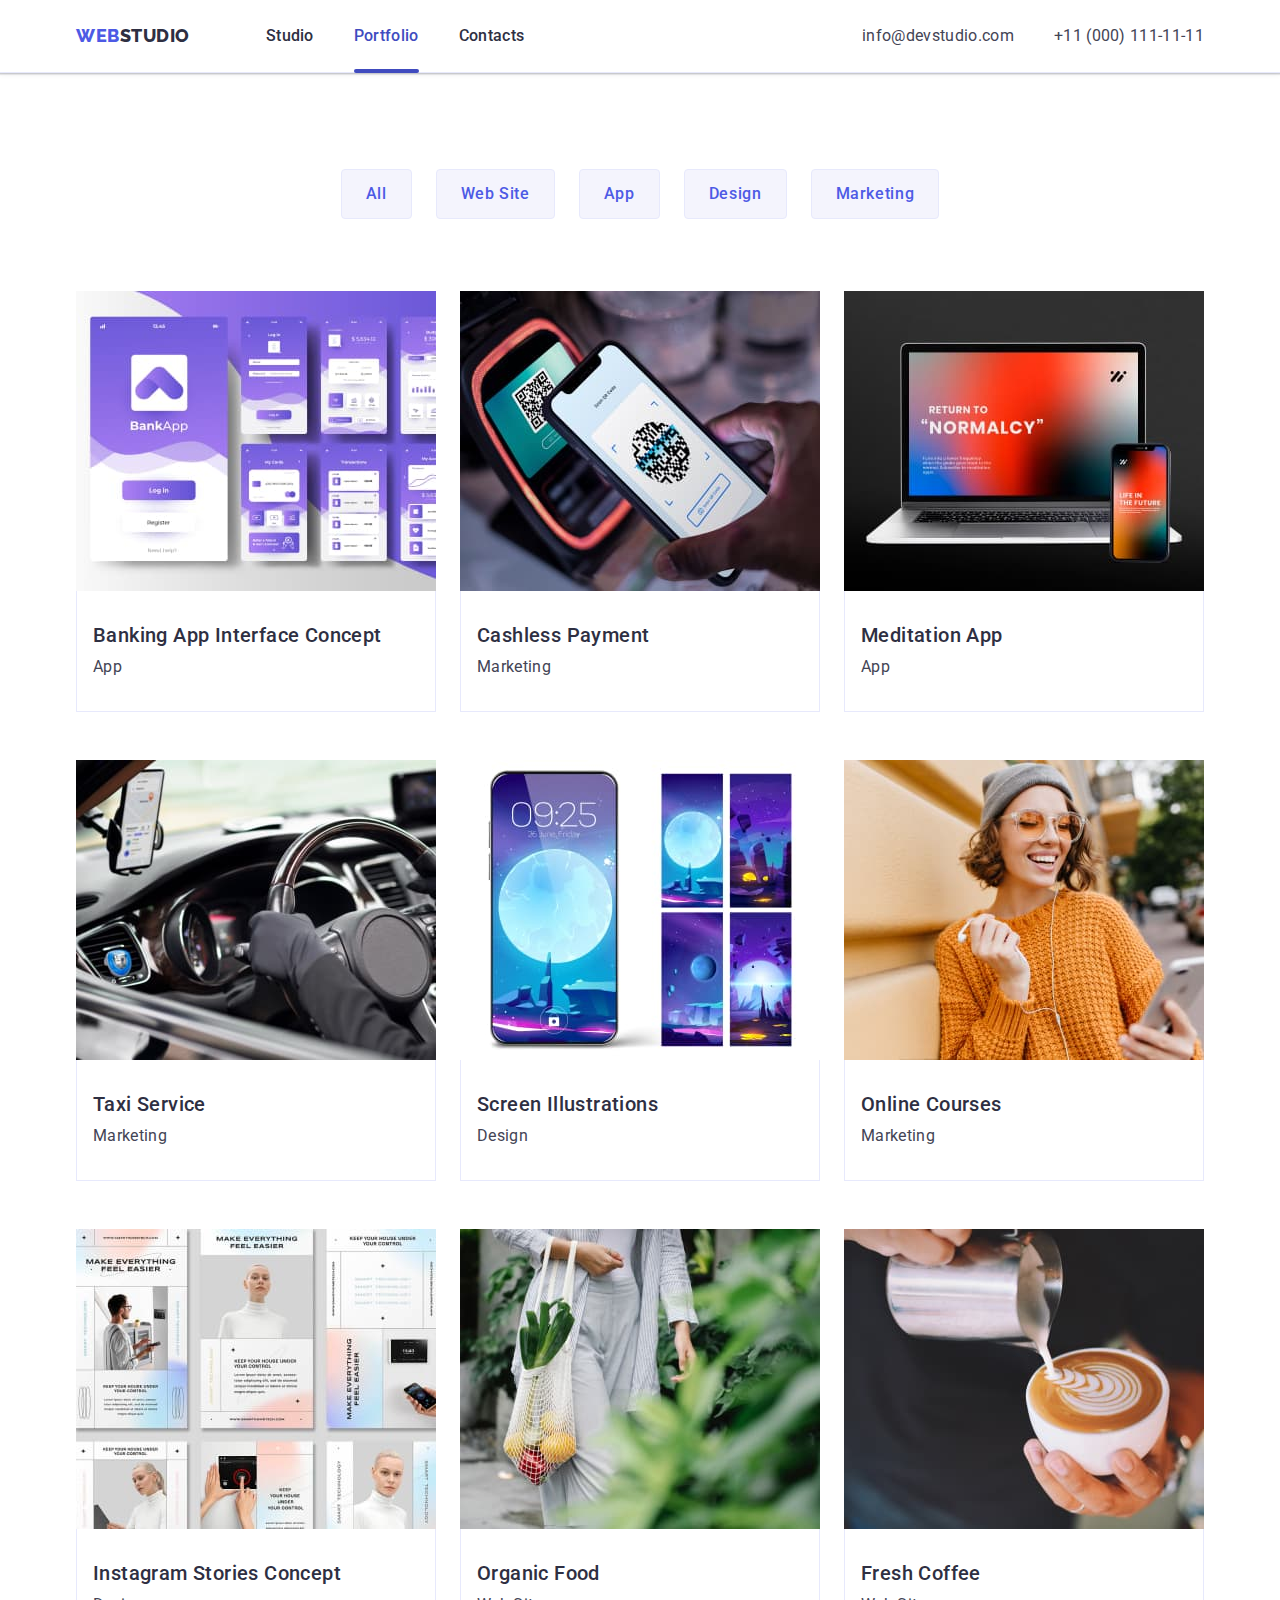
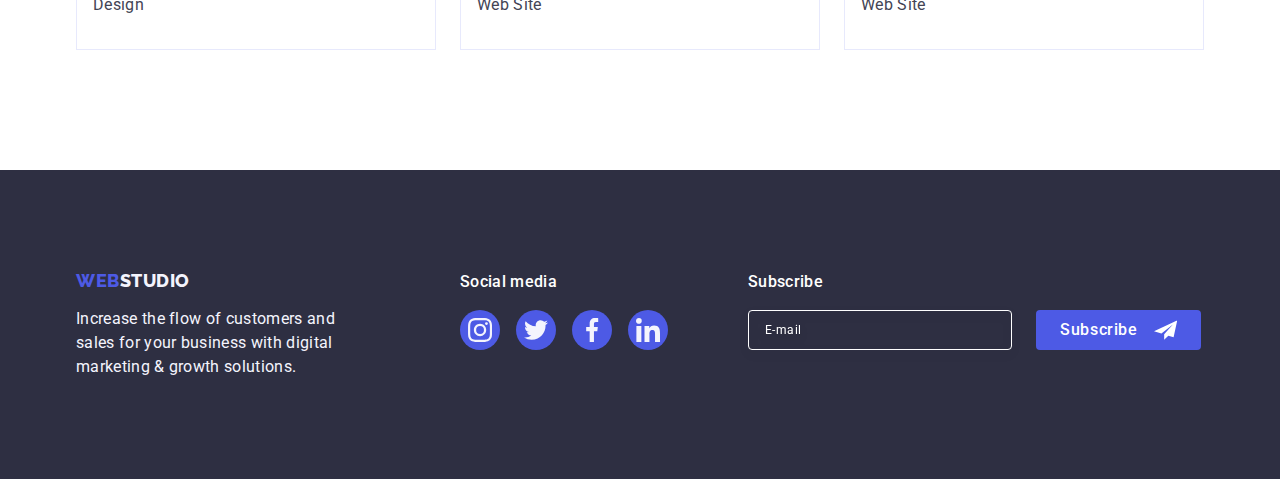
<file: portfolio.html>
<!DOCTYPE html>
<html lang="en">
  <head>
    <meta charset="UTF-8" />
    <meta name="viewport" content="width=device-width, initial-scale=1.0" />
    <title>WebStudio</title>
    <link rel="preconnect" href="https://fonts.googleapis.com" />
    <link rel="preconnect" href="https://fonts.gstatic.com" crossorigin />
    <link
      href="https://fonts.googleapis.com/css2?family=Raleway:wght@800&family=Roboto:wght@400;500;700;900&display=swap"
      rel="stylesheet"
    />
    <link
      rel="stylesheet"
      href="https://cdnjs.cloudflare.com/ajax/libs/modern-normalize/1.1.0/modern-normalize.min.css"
    />
    <link rel="stylesheet" href="./css/styles.css" />
  </head>
  <body>
    <header class="header">
      <div class="container flex-header">
        <nav class="nav-menu">
          <a href="./index.html" class="link logo"
            >Web<span class="logo-blue">Studio</span></a
          >
          <ul class="list nav-list">
            <li class="nav-bar-item">
              <a href="./index.html" class="link nav-bar-link">Studio</a>
            </li>
            <li class="nav-bar-item">
              <a href="./portfolio.html" class="link nav-bar-link active"
                >Portfolio</a
              >
            </li>
            <li class="nav-bar-item">
              <a href="" class="link nav-bar-link">Contacts</a>
            </li>
          </ul>
        </nav>
        <address class="address">
          <ul class="list address-list">
            <li class="address-item">
              <a href="mailto:info@devstudio.com" class="link address-link"
                >info@devstudio.com</a
              >
            </li>
            <li class="address-item">
              <a href="tel:+110001111111" class="link address-link"
                >+11 (000) 111-11-11</a
              >
            </li>
          </ul>
        </address>
      </div>
    </header>
    <main>
      <section class="section portfolio-section">
        <div class="container">
          <h1 class="visually-hidden">Portfolio</h1>
          <ul class="list btn-list">
            <li class="btn-item">
              <button type="button" class="btn-filter">All</button>
            </li>
            <li class="btn-item">
              <button type="button" class="btn-filter">Web Site</button>
            </li>
            <li class="btn-item">
              <button type="button" class="btn-filter">App</button>
            </li>
            <li class="btn-item">
              <button type="button" class="btn-filter">Design</button>
            </li>
            <li class="btn-item">
              <button type="button" class="btn-filter">Marketing</button>
            </li>
          </ul>
          <ul class="list portfolio-list">
            <li class="portfolio-item">
              <a href="" class="link portfolio-item-link">
                <div class="portfolio-img-wrapper">
                  <img
                    src="./images/portfolio/banking-app.jpg"
                    alt="Screens of Banking App"
                    width="360"
                    height="300"
                    class="portfolio-img"
                  />
                  <p class="overlay">
                    14 Stylish and User-Friendly App Design Concepts · Task
                    Manager App · Calorie Tracker App · Exotic Fruit Ecommerce
                    App · Cloud Storage App
                  </p>
                </div>
                <div class="portfolio-content">
                  <h2 class="portfolio-title">Banking App Interface Concept</h2>
                  <p class="portfolio-text">App</p>
                </div>
              </a>
            </li>
            <li class="portfolio-item">
              <a href="" class="link portfolio-item-link">
                <div class="portfolio-img-wrapper">
                  <img
                    src="./images/portfolio/cashless.jpg"
                    alt="Payment by card"
                    width="360"
                    height="300"
                    class="portfolio-img"
                  />
                  <p class="overlay">
                    14 Stylish and User-Friendly App Design Concepts · Task
                    Manager App · Calorie Tracker App · Exotic Fruit Ecommerce
                    App · Cloud Storage App
                  </p>
                </div>
                <div class="portfolio-content">
                  <h2 class="portfolio-title">Cashless Payment</h2>
                  <p class="portfolio-text">Marketing</p>
                </div>
              </a>
            </li>
            <li class="portfolio-item">
              <a href="" class="link portfolio-item-link">
                <div class="portfolio-img-wrapper">
                  <img
                    src="./images/portfolio/meditation.jpg"
                    alt="App on laptop and on phone"
                    width="360"
                    height="300"
                    class="portfolio-img"
                  />
                  <p class="overlay">
                    14 Stylish and User-Friendly App Design Concepts · Task
                    Manager App · Calorie Tracker App · Exotic Fruit Ecommerce
                    App · Cloud Storage App
                  </p>
                </div>
                <div class="portfolio-content">
                  <h2 class="portfolio-title">Meditation App</h2>
                  <p class="portfolio-text">App</p>
                </div>
              </a>
            </li>
            <li class="portfolio-item">
              <a href="" class="link portfolio-item-link">
                <div class="portfolio-img-wrapper">
                  <img
                    src="./images/portfolio/taxi.jpg"
                    alt="driver taxi"
                    width="360"
                    height="300"
                    class="portfolio-img"
                  />
                  <p class="overlay">
                    14 Stylish and User-Friendly App Design Concepts · Task
                    Manager App · Calorie Tracker App · Exotic Fruit Ecommerce
                    App · Cloud Storage App
                  </p>
                </div>
                <div class="portfolio-content">
                  <h2 class="portfolio-title">Taxi Service</h2>
                  <p class="portfolio-text">Marketing</p>
                </div>
              </a>
            </li>
            <li class="portfolio-item">
              <a href="" class="link portfolio-item-link">
                <div class="portfolio-img-wrapper">
                  <img
                    src="./images/portfolio/screen.jpg"
                    alt="diffrent images on screens"
                    width="360"
                    height="300"
                    class="portfolio-img"
                  />
                  <p class="overlay">
                    14 Stylish and User-Friendly App Design Concepts · Task
                    Manager App · Calorie Tracker App · Exotic Fruit Ecommerce
                    App · Cloud Storage App
                  </p>
                </div>
                <div class="portfolio-content">
                  <h2 class="portfolio-title">Screen Illustrations</h2>
                  <p class="portfolio-text">Design</p>
                </div>
              </a>
            </li>
            <li class="portfolio-item">
              <a href="" class="link portfolio-item-link">
                <div class="portfolio-img-wrapper">
                  <img
                    src="./images/portfolio/online.jpg"
                    alt="Girl smiles"
                    width="360"
                    height="300"
                    class="portfolio-img"
                  />
                  <p class="overlay">
                    14 Stylish and User-Friendly App Design Concepts · Task
                    Manager App · Calorie Tracker App · Exotic Fruit Ecommerce
                    App · Cloud Storage App
                  </p>
                </div>
                <div class="portfolio-content">
                  <h2 class="portfolio-title">Online Courses</h2>
                  <p class="portfolio-text">Marketing</p>
                </div>
              </a>
            </li>
            <li class="portfolio-item">
              <a href="" class="link portfolio-item-link">
                <div class="portfolio-img-wrapper">
                  <img
                    src="./images/portfolio/insta.jpg"
                    alt="Diffrent images for Instagram"
                    width="360"
                    height="300"
                    class="portfolio-img"
                  />
                  <p class="overlay">
                    14 Stylish and User-Friendly App Design Concepts · Task
                    Manager App · Calorie Tracker App · Exotic Fruit Ecommerce
                    App · Cloud Storage App
                  </p>
                </div>
                <div class="portfolio-content">
                  <h2 class="portfolio-title">Instagram Stories Concept</h2>
                  <p class="portfolio-text">Design</p>
                </div>
              </a>
            </li>
            <li class="portfolio-item">
              <a href="" class="link portfolio-item-link">
                <div class="portfolio-img-wrapper">
                  <img
                    src="./images/portfolio/org-food.jpg"
                    alt="bag with grocery"
                    width="360"
                    height="300"
                    class="portfolio-img"
                  />
                  <p class="overlay">
                    14 Stylish and User-Friendly App Design Concepts · Task
                    Manager App · Calorie Tracker App · Exotic Fruit Ecommerce
                    App · Cloud Storage App
                  </p>
                </div>
                <div class="portfolio-content">
                  <h2 class="portfolio-title">Organic Food</h2>
                  <p class="portfolio-text">Web Site</p>
                </div>
              </a>
            </li>
            <li class="portfolio-item">
              <a href="" class="link portfolio-item-link">
                <div class="portfolio-img-wrapper">
                  <img
                    src="./images/portfolio/coffee.jpg"
                    alt="barista poors milk to coffee"
                    width="360"
                    height="300"
                    class="portfolio-img"
                  />
                  <p class="overlay">
                    14 Stylish and User-Friendly App Design Concepts · Task
                    Manager App · Calorie Tracker App · Exotic Fruit Ecommerce
                    App · Cloud Storage App
                  </p>
                </div>
                <div class="portfolio-content">
                  <h2 class="portfolio-title">Fresh Coffee</h2>
                  <p class="portfolio-text">Web Site</p>
                </div>
              </a>
            </li>
          </ul>
        </div>
      </section>
    </main>

    <footer class="footer">
      <div class="container footer-container">
        <div class="footer-logo-content">
          <a href="./index.html" class="link logo"
            >Web<span class="logo-white">Studio</span>
          </a>
          <p class="footer-text">
            Increase the flow of customers and sales for your business with
            digital marketing & growth solutions.
          </p>
        </div>
        <div class="links-container">
          <p class="footer-title">Social media</p>
          <ul class="list footer-list">
            <li class="footer-list-element">
              <a href="" class="footer-socmedia-link">
                <svg class="footer-icon" width="24" height="24">
                  <use href="./images/icon.svg#icon-instagram"></use>
                </svg>
              </a>
            </li>
            <li class="footer-list-element">
              <a href="" class="footer-socmedia-link">
                <svg class="footer-icon" width="24" height="24">
                  <use href="./images/icon.svg#icon-twitter"></use>
                </svg>
              </a>
            </li>
            <li class="footer-list-element">
              <a href="" class="footer-socmedia-link">
                <svg class="footer-icon" width="24" height="24">
                  <use href="./images/icon.svg#icon-facebook"></use>
                </svg>
              </a>
            </li>
            <li class="footer-list-element">
              <a href="" class="footer-socmedia-link">
                <svg class="footer-icon" width="24" height="24">
                  <use href="./images/icon.svg#icon-linkedin"></use>
                </svg>
              </a>
            </li>
          </ul>
        </div>
        <div>
          <p class="footer-title-subscribe">Subscribe</p>
          <form class="subscribe-form">
            <input
              type="email"
              name="subscribe_field"
              class="subscribe-input"
              placeholder="E-mail"
            />
            <button type="submit" class="subscribe-btn">
              Subscribe
              <svg class="subscribe-icon" width="24" height="24">
                <use href="./images/icon.svg#icon-subscribe"></use>
              </svg>
            </button>
          </form>
        </div>
      </div>
    </footer>
  </body>
</html>
</file>
<file: css/styles.css>
:root {
    --primary-color: #4D5AE5;
    --dark-color: #2E2F42;
    --light-color: #F4F4FD;
    --main-color: #434455;
    --hover-color: #404BBF;
    --border-color: #E7E9FC;
    --grey-color: #8E8F99;
    --grey-color-1: #afb1b8;
    --modal-color: #FCFCFC;

    --transition-property: 250ms cubic-bezier(0.4, 0, 0.2, 1);
}

body {
    font-family: 'Roboto', sans-serif;
    color: var(--main-color);
    background-color: #ffffff;
}


h1,
h2,
h3,
h4,
p,
ul {
    margin: 0;
    padding: 0;
}

img {
    display: block;
}

.visually-hidden {
    position: absolute;
    width: 1px;
    height: 1px;
    margin: -1px;
    border: 0;
    padding: 0;
    white-space: nowrap;
    clip-path: inset(100%);
    clip: rect(0 0 0 0);
    overflow: hidden;
}

.header {
    border-bottom: 1px solid var(--border-color);
    box-shadow: 0px 2px 1px rgba(46, 47, 66, 0.08),
        0px 1px 1px rgba(46, 47, 66, 0.16), 0px 1px 6px rgba(46, 47, 66, 0.08);
}

.section {
    padding-top: 120px;
    padding-bottom: 120px;
}

.container {
    width: 1158px;
    margin-left: auto;
    margin-right: auto;
    padding-left: 15px;
    padding-right: 15px;

}

.flex-header {
    display: flex;
    justify-content: space-between;
    align-items: center;
    padding: 0px 15px;
}

/* Navbar */

.link {
    text-decoration: none;
}

.list {
    list-style: none;
}

.nav-menu {
    display: flex;
    align-items: center;
    margin-right: auto;
}

.nav-list {
    display: flex;
    gap: 40px;
}


.logo {
    margin-right: 76px;
    font-family: 'Raleway', sans-serif;
    font-size: 18px;
    font-weight: 800;
    line-height: 1.17;
    letter-spacing: 0.03em;
    text-transform: uppercase;
    color: var(--primary-color);
}

.logo-blue {
    color: var(--dark-color);

}

.logo-white {
    color: var(--light-color);
}

.nav-bar-link {
    position: relative;
    display: inline-block;
    padding: 24px 0;
    font-weight: 500;
    font-size: 16px;
    line-height: 1.5;
    letter-spacing: 0.02em;
    color: var(--dark-color);
    transition: color var(--transition-property);
}

.nav-bar-link.active {
    color: var(--hover-color);
}

.nav-bar-link::after {
    position: absolute;
    bottom: -1px;
    content: '';
    display: block;
    width: 100%;
    height: 4px;
    border-radius: 2px;
}

.nav-bar-link.active:after {
    background-color: var(--hover-color);
}

.nav-bar-link:hover,
.nav-bar-link:focus {
    color: var(--hover-color)
}

.address {
    font-style: normal;
}

.address-list {
    display: flex;
    gap: 40px;
}

.address-link {

    font-weight: 400;
    font-size: 16px;
    line-height: 1.5;
    letter-spacing: 0.02em;
    color: var(--main-color);
    transition: color var(--transition-property);
}

.address-link:hover,
.address-link:focus {
    color: var(--hover-color);
}

/* Hero section */
.hero {
    background-color: var(--dark-color);
    background-image: linear-gradient(rgba(46, 47, 66, 0.7), rgba(46, 47, 66, 0.7)), url(../images/people-office.jpg);
    ;
    background-size: cover;
    background-repeat: no-repeat;
    background-position: center;
    max-width: 1440px;
    text-align: center;
    padding-top: 188px;
    padding-bottom: 188px;
    margin-left: auto;
    margin-right: auto;
}

.hero-title {
    max-width: 496px;
    margin: 0 auto 48px;
    font-weight: 700;
    font-size: 56px;
    line-height: 1.07;
    letter-spacing: 0.02em;
    color: #ffffff;
}

.hero-button {
    display: block;
    margin: 0 auto;
    min-width: 169px;
    height: 56px;
    border: none;
    border-radius: 4px;
    font-family: 'Roboto', sans-serif;
    font-weight: 500;
    font-size: 16px;
    line-height: 1.5;
    letter-spacing: 0.04em;
    background-color: var(--primary-color);
    color: #ffffff;
    cursor: pointer;
    box-shadow: 0px 4px 4px rgba(0, 0, 0, 0.15);
    transition: background-color var(--transition-property);
}

.hero-button:hover,
.hero-button:focus {
    background-color: #404BBF;

}

/* Features section */

.features-list {
    display: flex;
    gap: 24px;
}

.features-item {
    width: calc((100% - 72px) / 4);
}

.features-icon {
    display: flex;
    align-items: center;
    justify-content: center;
    padding-top: 24px;
    padding-bottom: 24px;
    margin-bottom: 8px;
    background-color: var(--light-color);
    border-radius: 4px;


}

.features-title {
    margin-bottom: 8px;
    font-weight: 500;
    font-size: 20px;
    line-height: 1.2;
    letter-spacing: 0.02em;
    color: var(--dark-color);
}

.features-text {
    font-size: 16px;
    line-height: 1.5;
    letter-spacing: 0.02em;
    color: var(--main-color);
}

/* Our work and Our team section*/

.work-section {
    padding-top: 0;
}



.works-list,
.team-list {
    display: flex;
    gap: 24px;
}


.team-section {
    background-color: var(--light-color);

}

.team-item {
    width: calc((100% - 72px) / 4);
    border-radius: 0px 0px 4px 4px;
    box-shadow: 0px 1px 6px rgba(46, 47, 66, 0.08), 0px 1px 1px rgba(46, 47, 66, 0.16), 0px 2px 1px rgba(46, 47, 66, 0.08);
    background-color: #ffffff;


}

.team-content {
    padding: 32px 0px;
    text-align: center;


}

.work-title,
.team-title {
    margin-bottom: 72px;
    text-align: center;
    font-weight: 700;
    font-size: 36px;
    line-height: 1.11;
    letter-spacing: 0.02em;
    color: var(--dark-color);
    text-transform: capitalize;
}




.member-name,
.portfolio-title {
    margin-bottom: 8px;
    font-weight: 500;
    font-size: 20px;
    line-height: 1.2;
    letter-spacing: 0.02em;
    color: var(--dark-color);
}

.member-position {
    margin-bottom: 8px;
    font-size: 16px;
    line-height: 1.5;
    letter-spacing: 0.02em;
    color: var(--main-color);
}

.member-icon-list {
    display: flex;
    justify-content: center;
    gap: 24px;
}

.member-icon-link {
    display: flex;
    justify-content: center;
    align-items: center;
    width: 40px;
    height: 40px;
    border-radius: 50%;
    background-color: var(--primary-color);
    transition: background-color var(--transition-property);
}

.member-icon-element {
    fill: var(--light-color);
}

.member-icon-link:hover,
.member-icon-link:focus {
    background-color: var(--hover-color);
}

/* Customers section */

.customers-title {
    margin-bottom: 72px;
    text-align: center;
    font-weight: 700;
    font-size: 36px;
    line-height: 1.11;
    letter-spacing: 0.02em;
    color: var(--dark-color);
    text-transform: capitalize;
}

.customers-link {
    display: flex;
    justify-content: center;
    align-items: center;
    width: 168px;
    height: 88px;
    border: solid 1px var(--grey-color);
    border-radius: 4px;
    color: var(--grey-color);
    transition: color var(--transition-property),
        border-color var(--transition-property);
}

.customers-list {
    display: flex;
    gap: 24px;
}

.customers-list-element {
    width: calc((100% - 120px) / 6);
}

.customers-icon {
    fill: currentColor;
}

.customers-link:hover,
.customers-link:focus {
    border-color: var(--hover-color);
    color: var(--hover-color);
}



/* Footer */


.footer {
    padding: 100px 0px;
    background-color: var(--dark-color);
    color: var(--light-color);
}

.footer-container {
    display: flex;
    align-items: baseline;

}

.footer-logo-content {
    margin-right: 120px;
}



.footer .logo {
    display: inline-block;
    margin-bottom: 16px;
}

.footer-text {
    max-width: 264px;
    line-height: 1.5;
    letter-spacing: 0.02em;
    color: var(--light-color);
}

.links-container {
    width: 208px;
    height: 80px;
    margin-right: 80px;
}

.footer-title {
    margin-bottom: 16px;
    font-size: 16px;
    font-weight: 500;
    line-height: 1.5;
    letter-spacing: 0.02em;
    color: #ffffff;

}

.footer-list {
    display: flex;
    gap: 16px;
}

.footer-socmedia-link {
    display: flex;
    width: 40px;
    height: 40px;
    border-radius: 50%;
    justify-content: center;
    align-items: center;
    background-color: var(--primary-color);
    transition: background-color var(--transition-property);

}

.footer-socmedia-link:hover,
.footer-socmedia-link:focus {
    background-color: #31D0AA;
}

.footer-icon {
    fill: var(--light-color);
}


.footer-title-subscribe {
    margin-bottom: 16px;
    font-weight: 500;
    line-height: 1.5;
    letter-spacing: 0.02em;
    color: #ffffff;
}

.subscribe-form {
    display: flex;
}

.subscribe-input {

    width: 264px;
    height: 40px;
    padding: 8px 16px;
    margin-right: 24px;
    background: transparent;
    border: 1px solid #FFFFFF;
    filter: drop-shadow(0px 4px 4px rgba(0, 0, 0, 0.15));
    border-radius: 4px;
    font-size: 12px;
    line-height: 2;
    letter-spacing: 0.04em;
    color: #ffffff;
}

.subscribe-input::placeholder {

    color: #ffffff;
    font-size: 12px;
    line-height: 2;
    letter-spacing: 0.04em;
}

.subscribe-input:focus {
    outline: none;
}

.subscribe-btn {
    display: flex;
    justify-content: center;
    align-items: center;
    gap: 16px;
    width: 165px;
    height: 40px;
    padding: 8px 24px;
    font-weight: 500;
    line-height: 1.5;
    letter-spacing: 0.04em;
    color: #ffffff;
    background-color: var(--primary-color);
    border: none;
    border-radius: 4px;
    transition: background-color var(--transition-property);
}

.subscribe-btn:focus,
.subscribe-btn:hover {
    background-color: var(--hover-color);
}



/* Portfolio page */

.portfolio-section {
    padding-top: 96px;
    padding-bottom: 120px;
}

.btn-list {
    display: flex;
    justify-content: center;
    gap: 24px;
    margin-bottom: 72px;
}

/* .btn-item:not(:last-child) {
    margin-right: 24px;
} */

.btn-filter {
    padding: 12px 24px;
    border: 1px solid var(--border-color);
    border-radius: 4px;
    font-family: 'Roboto', sans-serif;
    font-weight: 500;
    font-size: 16px;
    line-height: 1.5;
    letter-spacing: 0.04em;
    background-color: var(--light-color);
    color: var(--primary-color);
    cursor: pointer;
    transition: background-color var(--transition-property),
        color var(--transition-property),
        border var(--transition-property),
        box-shadow var(--transition-property);
}

.btn-filter:hover,
.btn-filter:focus {
    background-color: var(--hover-color);
    color: #ffffff;
    border: 1px solid transparent;
    box-shadow: 0px 3px 1px rgba(0, 0, 0, 0.1), 0px 2px 1px rgba(0, 0, 0, 0.08), 0px 2px 2px rgba(0, 0, 0, 0.12);

}

.portfolio-list {
    display: flex;
    flex-wrap: wrap;
    column-gap: 24px;
    row-gap: 48px;
}

.portfolio-item {
    width: calc((100% - 48px) / 3);
}

.portfolio-item-link {
    display: block;
    transition: box-shadow var(--transition-property);

}

.portfolio-img-wrapper {
    position: relative;
    overflow: hidden;
}

.overlay {
    position: absolute;
    top: 0;
    left: 0;
    width: 100%;
    height: 100%;
    overflow: auto;
    padding: 40px 32px;
    line-height: 1.5;
    color: var(--light-color);
    background-color: var(--primary-color);
    transform: translate(0, 100%);
    transition: transform var(--transition-property);
}

.portfolio-item-link:hover,
.portfolio-item-link:focus {
    box-shadow: 0px 1px 6px rgba(46, 47, 66, 0.08),
        0px 1px 1px rgba(46, 47, 66, 0.16),
        0px 2px 1px rgba(46, 47, 66, 0.08);
}

.portfolio-item-link:hover .overlay,
.portfolio-item-link:focus .overlay {
    transform: translate(0, 0);
}

.portfolio-content {
    padding: 32px 16px;
    border: 1px solid var(--border-color);
    border-top: none;
}

.portfolio-text {
    font-size: 16px;
    line-height: 1.5;
    letter-spacing: 0.02em;
    color: var(--main-color);
}

/* Modal window */

.backdrop {
    position: fixed;
    z-index: 100;
    top: 0;
    left: 0;
    width: 100%;
    height: 100%;
    background-color: rgba(46, 47, 66, 0.4);
    transition: opacity var(--transition-property), visibility var(--transition-property);
}

.backdrop.is-hidden {
    opacity: 0.5;
    visibility: hidden;
    pointer-events: none;
}

.backdrop.is-hidden .modal {
    opacity: 0;
    transform: translate(-50%, -50%) scale(0.5);
}

.modal {
    position: absolute;
    top: 50%;
    left: 50%;
    width: 408px;
    padding: 72px 24px 24px;
    background-color: var(--modal-color);
    box-shadow: 0px 1px 1px rgba(0, 0, 0, 0.14), 0px 1px 3px rgba(0, 0, 0, 0.12), 0px 2px 1px rgba(0, 0, 0, 0.2);
    border-radius: 4px;
    opacity: 1;
    transform: scale(1) translate(-50%, -50%);
    transition: transform var(--transition-property), opacity var(--transition-property);

}


.modal-close-btn {
    position: absolute;
    top: 32px;
    right: 32px;
    display: flex;
    justify-content: center;
    align-items: center;
    width: 24px;
    height: 24px;
    padding: 0;
    border-radius: 50%;
    background-color: var(--border-color);
    border: 1px solid rgba(0, 0, 0, 0.1);
    cursor: pointer;
    transition: background-color var(--transition-property), border var(--transition-property);
}

.modal-close-btn:hover,
.modal-close-btn:focus {
    background-color: var(--hover-color);
    border: none;

}

.modal-close-icon-btn {
    fill: var(--dark-color);
    transition: fill var(--transition-property);

}

.modal-close-btn:hover .modal-close-icon-btn,
.modal-close-btn:focus .modal-close-icon-btn {
    fill: #ffffff
}

.modal-title {
    display: block;
    margin-bottom: 16px;
    text-align: center;
    font-weight: 500;
    line-height: 1.5;
    letter-spacing: 0.02em;
    color: var(--dark-color);

}

.modal-form-label {
    display: block;
    margin-bottom: 4px;
    font-size: 12px;
    line-height: 1.17;
    letter-spacing: 0.01em;

    color: var(--grey-color);
}

.modal-form-input {
    width: 100%;
    height: 40px;
    padding: 0 38px;
    border: 1px solid rgba(46, 47, 66, 0.4);
    border-radius: 4px;
    outline: 1px solid transparent;
    outline-offset: -1px;
    transition: outline-color var(--transition-property);
}

.modal-form-input:focus+.modal-form-icon {
    fill: var(--primary-color);
    transition: fill var(--transition-property);
}

.modal-form-input:focus {
    outline-color: var(--primary-color);

}

.modal-form-field {
    position: relative;
    margin-bottom: 8px;
}

.modal-form-icon {
    position: absolute;
    top: 50%;
    left: 16px;
    transform: translateY(-50%);
    fill: var(--dark-color);
    pointer-events: none;

}

.modal-form-message {
    display: block;
    width: 100%;
    height: 120px;
    padding: 8px 16px;
    margin-bottom: 16px;
    resize: none;
    border: 1px solid rgba(46, 47, 66, 0.4);
    border-radius: 4px;
    outline: 1px solid transparent;
    outline-offset: -1px;
    transition: outline-color var(--transition-property);
}

.modal-form-message:focus {
    outline-color: var(--primary-color);
}

.modal-form-message::placeholder {
    font-size: 12px;
    line-height: 1.17;
    letter-spacing: 0.04em;
    color: rgba(46, 47, 66, 0.4);
}

.modal-form-agreement {
    display: flex;
    justify-content: left;
    align-items: center;
    gap: 8px;
    margin-bottom: 24px;

}

.modal-form-agreement-text {
    font-size: 12px;
    line-height: 1.17;
    letter-spacing: 0.04em;
    color: var(--grey-color);

}

.modal-form-checkbox {
    appearance: none;
    width: 16px;
    height: 16px;
    border: 1px solid rgba(46, 47, 66, 0.4);
    border-radius: 2px;
    background-image: url(../images/icon.svg/#icon-facebook);
    background-repeat: no-repeat;
    background-position: center;
    background-size: 0;
    transition: background-color var(--transition-property), border var(--transition-property);


}

.modal-form-checkbox:checked {
    background-color: var(--hover-color);
    background-size: 10px;
    border: none;

}

.modal-form-link {
    color: var(--primary-color);
}

.modal-form-wrapbox {
    position: relative;
    width: 16px;
    height: 16px;
}

.modal-form-box {
    opacity: 0;
    transition: opacity var(--transition-property);
}

.modal-form-vector {
    position: absolute;
    display: inline-block;
    top: 50%;
    left: 50%;
    transform: translate(-50%, -50%);


}

.modal-form-checkbox:checked+.modal-form-box {
    opacity: 1;
}
</file>
